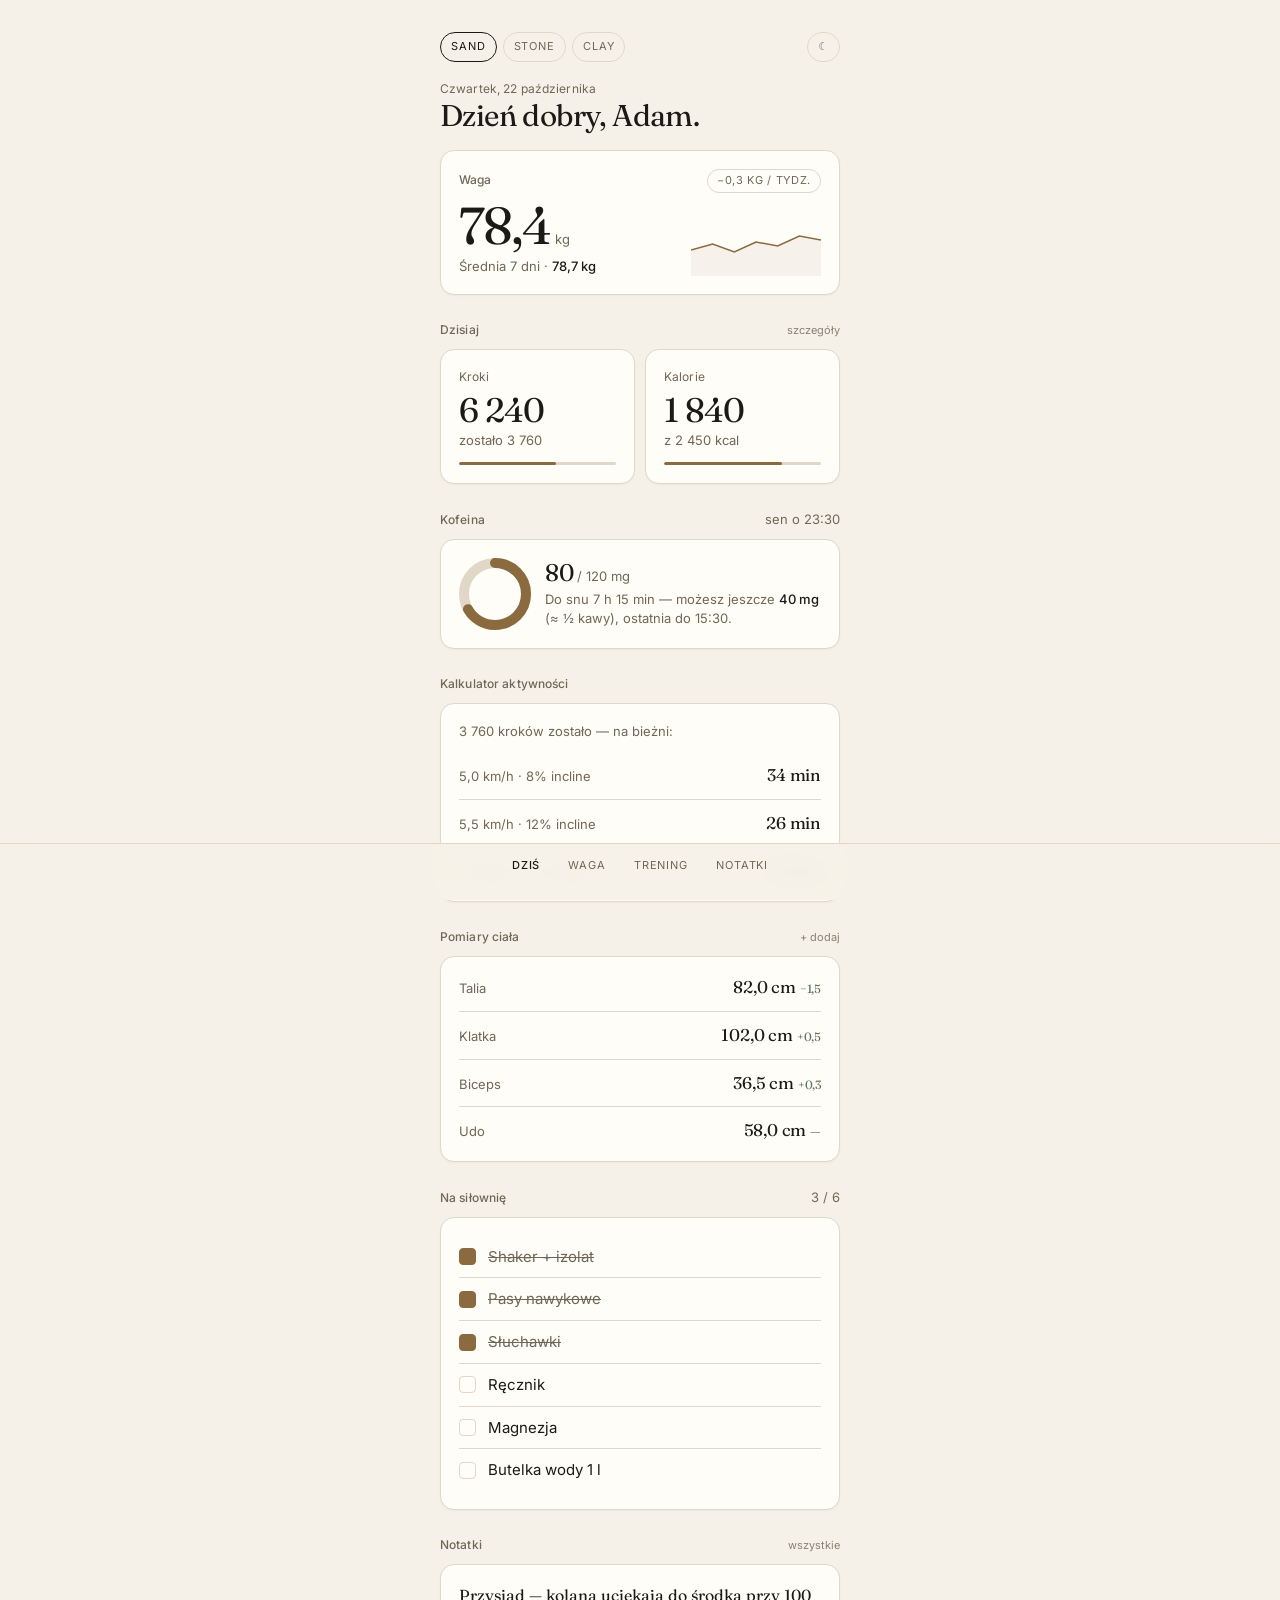
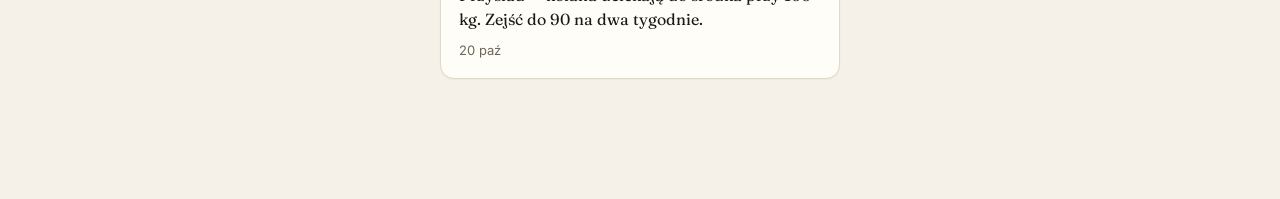
<file: mockups/index.html>
<!doctype html>
<html lang="pl" data-theme="light" data-style="sand">
<head>
<meta charset="utf-8">
<meta name="viewport" content="width=device-width,initial-scale=1,viewport-fit=cover">
<title>Gym — szkic</title>
<link rel="preconnect" href="https://fonts.googleapis.com">
<link rel="preconnect" href="https://fonts.gstatic.com" crossorigin>
<link href="https://fonts.googleapis.com/css2?family=Fraunces:opsz,wght@9..144,300..700&family=Inter:wght@300..700&family=Instrument+Serif:ital@0;1&family=JetBrains+Mono:wght@400;500&display=swap" rel="stylesheet">
<style>
*{box-sizing:border-box;margin:0;padding:0}

/* ---------- palety ---------- */
[data-style="sand"]{
  --bg:#F6F1E8; --surface:#FFFDF8; --ink:#1C1A16; --ink-2:#6F6757; --line:#E0D7C6;
  --accent:#8A6A3E; --good:#5B7257;
  --font-display:"Fraunces",serif; --font-ui:"Inter",system-ui,sans-serif; --font-num:"Fraunces",serif;
  --radius:14px; --card-bd:1px; --label-tt:none; --label-ls:.01em; --label-size:12px; --shadow:0 1px 2px rgba(28,26,22,.04);
}
[data-style="sand"][data-theme="dark"]{
  --bg:#141210; --surface:#1C1915; --ink:#F2EBDD; --ink-2:#9A9183; --line:#2C2823;
  --accent:#C9A063; --good:#8DA888; --shadow:none;
}
[data-style="stone"]{
  --bg:#F4F4F2; --surface:#F4F4F2; --ink:#121212; --ink-2:#767674; --line:#DEDEDA;
  --accent:#121212; --good:#3E5C46;
  --font-display:"Inter",sans-serif; --font-ui:"Inter",system-ui,sans-serif; --font-num:"Inter",sans-serif;
  --radius:0px; --card-bd:0px; --label-tt:uppercase; --label-ls:.14em; --label-size:10px; --shadow:none;
}
[data-style="stone"][data-theme="dark"]{
  --bg:#0E0E0E; --surface:#0E0E0E; --ink:#F0F0EE; --ink-2:#7E7E7C; --line:#242424;
  --accent:#F0F0EE; --good:#8FB399;
}
[data-style="clay"]{
  --bg:#EFE7E1; --surface:#FBF7F4; --ink:#241E1A; --ink-2:#7A6B61; --line:#E2D6CD;
  --accent:#A65A3E; --good:#6B7A52;
  --font-display:"Instrument Serif",serif; --font-ui:"Inter",system-ui,sans-serif; --font-num:"Instrument Serif",serif;
  --radius:22px; --card-bd:0px; --label-tt:none; --label-ls:.02em; --label-size:12px; --shadow:0 2px 10px rgba(36,30,26,.05);
}
[data-style="clay"][data-theme="dark"]{
  --bg:#17120F; --surface:#221A16; --ink:#F3E9E2; --ink-2:#A1897C; --line:#302520;
  --accent:#DD8A66; --good:#9DB07E; --shadow:none;
}

html{-webkit-text-size-adjust:100%}
body{background:var(--bg);color:var(--ink);font-family:var(--font-ui);font-size:15px;line-height:1.45;
  -webkit-font-smoothing:antialiased;transition:background .25s,color .25s}
.wrap{max-width:440px;margin:0 auto;padding:22px 20px 120px}

/* ---------- switcher ---------- */
.bar{position:sticky;top:0;z-index:9;display:flex;gap:6px;align-items:center;
  background:color-mix(in srgb,var(--bg) 88%,transparent);backdrop-filter:blur(10px);
  padding:10px 0 12px;margin-bottom:6px}
.bar button{font:inherit;font-size:11px;letter-spacing:.08em;text-transform:uppercase;cursor:pointer;
  border:1px solid var(--line);background:transparent;color:var(--ink-2);padding:6px 10px;border-radius:99px}
.bar button[aria-pressed="true"]{border-color:var(--ink);color:var(--ink)}
.bar .sp{flex:1}

/* ---------- typografia ---------- */
.eyebrow{font-size:var(--label-size);letter-spacing:var(--label-ls);text-transform:var(--label-tt);color:var(--ink-2)}
h1{font-family:var(--font-display);font-weight:400;font-size:30px;line-height:1.1;letter-spacing:-.02em;margin:2px 0 18px}
[data-style="stone"] h1{font-weight:600;letter-spacing:-.03em}
.sec{margin:26px 0 10px;display:flex;align-items:baseline;justify-content:space-between}
.sec h2{font-size:var(--label-size);font-weight:500;letter-spacing:var(--label-ls);text-transform:var(--label-tt);color:var(--ink-2)}
.sec a{font-size:11px;color:var(--ink-2);text-decoration:none;opacity:.8}

.card{background:var(--surface);border:var(--card-bd) solid var(--line);border-radius:var(--radius);
  box-shadow:var(--shadow);padding:18px}
[data-style="stone"] .card{border-top:1px solid var(--line);border-radius:0;padding:18px 0}
.grid2{display:grid;grid-template-columns:1fr 1fr;gap:10px}
[data-style="stone"] .grid2{gap:0 18px}

.num{font-family:var(--font-num);font-weight:400;letter-spacing:-.02em;line-height:1}
.n-xl{font-size:52px}.n-lg{font-size:34px}.n-md{font-size:24px}
[data-style="stone"] .num{font-weight:600;letter-spacing:-.04em;font-variant-numeric:tabular-nums}
.unit{font-family:var(--font-ui);font-size:13px;color:var(--ink-2);letter-spacing:0}
.delta{font-size:12px;color:var(--good)}
.muted{color:var(--ink-2);font-size:13px}

.track{height:3px;background:var(--line);border-radius:99px;overflow:hidden;margin-top:12px}
.track i{display:block;height:100%;background:var(--accent);border-radius:99px}
.row{display:flex;justify-content:space-between;align-items:baseline;padding:11px 0;border-bottom:1px solid var(--line)}
.row:last-child{border-bottom:0;padding-bottom:0}
.row:first-child{padding-top:0}
.row .k{color:var(--ink-2);font-size:13px}
.row .v{font-family:var(--font-num);font-size:17px;letter-spacing:-.01em}
[data-style="stone"] .row .v{font-weight:600;font-variant-numeric:tabular-nums}

.check{display:flex;gap:12px;align-items:center;padding:10px 0;border-bottom:1px solid var(--line)}
.check:last-child{border-bottom:0}
.box{width:17px;height:17px;border:1px solid var(--line);border-radius:4px;flex:none}
[data-style="clay"] .box{border-radius:50%}
.check.on .box{background:var(--accent);border-color:var(--accent)}
.check.on span{color:var(--ink-2);text-decoration:line-through;text-decoration-thickness:1px}

.pill{display:inline-block;font-size:11px;letter-spacing:.06em;text-transform:uppercase;color:var(--ink-2);
  border:1px solid var(--line);border-radius:99px;padding:3px 9px}
.note{font-family:var(--font-display);font-size:16px;line-height:1.5}
[data-style="stone"] .note{font-family:var(--font-ui);font-size:14px}
svg .ln{fill:none;stroke:var(--accent);stroke-width:1.5}
svg .ar{fill:var(--accent);opacity:.08}
.caf{display:flex;gap:14px;align-items:center}
.ring{width:72px;height:72px;flex:none}
.ring circle{fill:none;stroke-width:5}
.ring .bgc{stroke:var(--line)}
.ring .fg{stroke:var(--accent);stroke-linecap:round}
.tabbar{position:fixed;left:0;right:0;bottom:0;display:flex;justify-content:center;gap:28px;
  padding:14px 0 26px;background:color-mix(in srgb,var(--bg) 92%,transparent);backdrop-filter:blur(12px);
  border-top:1px solid var(--line);font-size:11px;letter-spacing:.08em;text-transform:uppercase;color:var(--ink-2)}
.tabbar b{color:var(--ink);font-weight:500}
</style>
</head>
<body>
<div class="wrap">

  <div class="bar">
    <button onclick="st('sand')" aria-pressed="true" id="b-sand">Sand</button>
    <button onclick="st('stone')" id="b-stone">Stone</button>
    <button onclick="st('clay')" id="b-clay">Clay</button>
    <span class="sp"></span>
    <button onclick="th()" id="b-th">☾</button>
  </div>

  <p class="eyebrow">Czwartek, 22 października</p>
  <h1>Dzień dobry, Adam.</h1>

  <!-- WAGA -->
  <div class="card">
    <div class="sec" style="margin:0 0 6px"><h2>Waga</h2><span class="pill">−0,3 kg / tydz.</span></div>
    <div style="display:flex;align-items:flex-end;justify-content:space-between">
      <div>
        <div class="num n-xl">78,4<span class="unit"> kg</span></div>
        <p class="muted" style="margin-top:6px">Średnia 7 dni · <strong style="color:var(--ink);font-weight:500">78,7 kg</strong></p>
      </div>
      <svg viewBox="0 0 120 56" width="130" height="56" preserveAspectRatio="none">
        <path class="ar" d="M0,30 20,24 40,32 60,22 80,26 100,16 120,20 120,56 0,56Z"/>
        <path class="ln" d="M0,30 20,24 40,32 60,22 80,26 100,16 120,20"/>
      </svg>
    </div>
  </div>

  <!-- DZISIAJ -->
  <div class="sec"><h2>Dzisiaj</h2><a href="#">szczegóły</a></div>
  <div class="grid2">
    <div class="card">
      <p class="eyebrow">Kroki</p>
      <div class="num n-lg" style="margin-top:8px">6 240</div>
      <p class="muted" style="margin-top:4px">zostało 3 760</p>
      <div class="track"><i style="width:62%"></i></div>
    </div>
    <div class="card">
      <p class="eyebrow">Kalorie</p>
      <div class="num n-lg" style="margin-top:8px">1 840</div>
      <p class="muted" style="margin-top:4px">z 2 450 kcal</p>
      <div class="track"><i style="width:75%"></i></div>
    </div>
  </div>

  <!-- KOFEINA -->
  <div class="sec"><h2>Kofeina</h2><span class="muted">sen o 23:30</span></div>
  <div class="card caf">
    <svg class="ring" viewBox="0 0 36 36">
      <circle class="bgc" cx="18" cy="18" r="15.5"/>
      <circle class="fg" cx="18" cy="18" r="15.5" stroke-dasharray="65 100" transform="rotate(-90 18 18)"/>
    </svg>
    <div>
      <div class="num n-md">80<span class="unit"> / 120 mg</span></div>
      <p class="muted" style="margin-top:5px">Do snu 7 h 15 min — możesz jeszcze <strong style="color:var(--ink);font-weight:500">40 mg</strong> (≈ ½ kawy), ostatnia do 15:30.</p>
    </div>
  </div>

  <!-- KALKULATOR -->
  <div class="sec"><h2>Kalkulator aktywności</h2></div>
  <div class="card">
    <p class="muted">3 760 kroków zostało — na bieżni:</p>
    <div class="row" style="margin-top:12px"><span class="k">5,0 km/h · 8% incline</span><span class="v">34 min</span></div>
    <div class="row"><span class="k">5,5 km/h · 12% incline</span><span class="v">26 min</span></div>
    <div class="row"><span class="k">6,0 km/h · 3% incline</span><span class="v">22 min</span></div>
  </div>

  <!-- POMIARY -->
  <div class="sec"><h2>Pomiary ciała</h2><a href="#">+ dodaj</a></div>
  <div class="card">
    <div class="row"><span class="k">Talia</span><span class="v">82,0 cm <span class="delta">−1,5</span></span></div>
    <div class="row"><span class="k">Klatka</span><span class="v">102,0 cm <span class="delta">+0,5</span></span></div>
    <div class="row"><span class="k">Biceps</span><span class="v">36,5 cm <span class="delta">+0,3</span></span></div>
    <div class="row"><span class="k">Udo</span><span class="v">58,0 cm <span class="muted">—</span></span></div>
  </div>

  <!-- LISTA -->
  <div class="sec"><h2>Na siłownię</h2><span class="muted">3 / 6</span></div>
  <div class="card">
    <div class="check on"><i class="box"></i><span>Shaker + izolat</span></div>
    <div class="check on"><i class="box"></i><span>Pasy nawykowe</span></div>
    <div class="check on"><i class="box"></i><span>Słuchawki</span></div>
    <div class="check"><i class="box"></i><span>Ręcznik</span></div>
    <div class="check"><i class="box"></i><span>Magnezja</span></div>
    <div class="check"><i class="box"></i><span>Butelka wody 1 l</span></div>
  </div>

  <!-- NOTATKI -->
  <div class="sec"><h2>Notatki</h2><a href="#">wszystkie</a></div>
  <div class="card">
    <p class="note">Przysiad — kolana uciekają do środka przy 100 kg. Zejść do 90 na dwa tygodnie.</p>
    <p class="muted" style="margin-top:10px">20 paź</p>
  </div>

</div>

<div class="tabbar"><b>Dziś</b><span>Waga</span><span>Trening</span><span>Notatki</span></div>

<script>
const h=document.documentElement;
function st(s){h.dataset.style=s;['sand','stone','clay'].forEach(x=>document.getElementById('b-'+x).setAttribute('aria-pressed',x===s))}
function th(){const d=h.dataset.theme==='dark';h.dataset.theme=d?'light':'dark';document.getElementById('b-th').textContent=d?'☾':'☀'}
</script>
</body>
</html>
</file>
